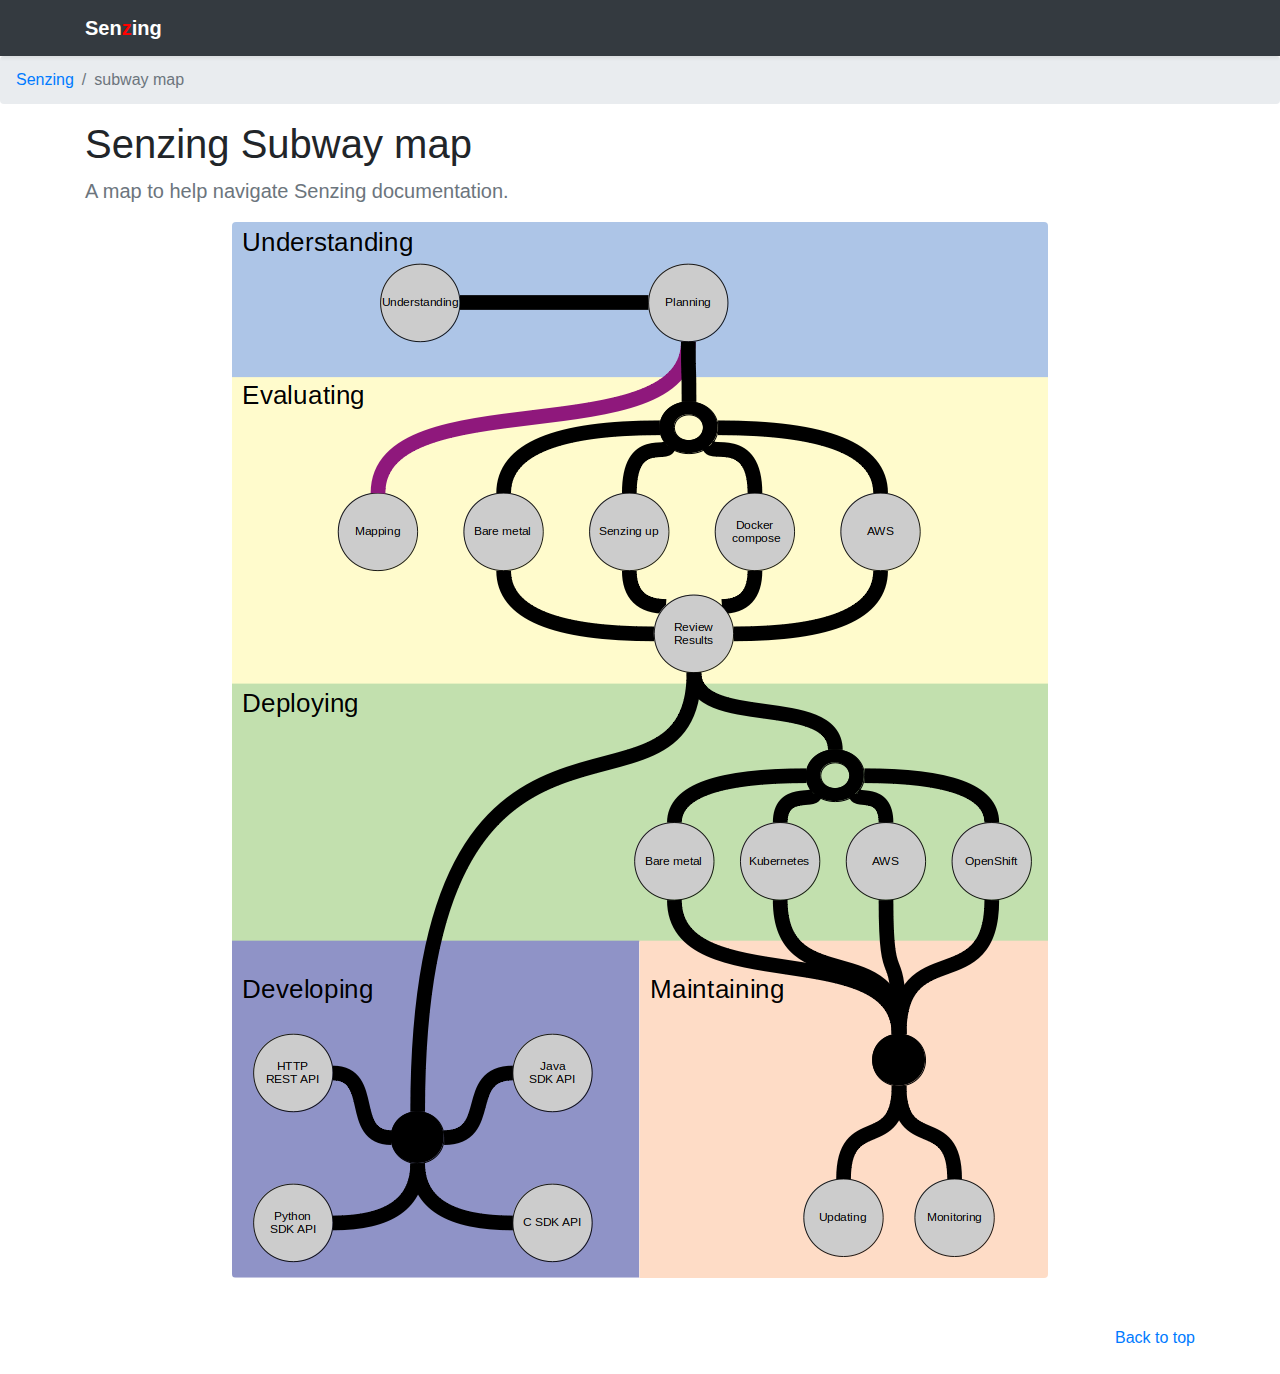
<file: docs/index.html>
<!doctype html>
<html lang="en">
<head>
<meta charset="utf-8">
<meta name="viewport"
    content="width=device-width, initial-scale=1, shrink-to-fit=no">
<meta name="description" content="">
<meta name="author" content="support@senzing.com">
<title>Senzing Subway map</title>
<link rel="canonical" href="https://hub.senzing.com/">
<link rel="icon" type="image/png" sizes="32x32"
    href="/images/favicon/favicon-32x32.png">
<link rel="icon" type="image/png" sizes="96x96"
    href="/images/favicon/favicon-96x96.png">
<link rel="icon" type="image/png" sizes="16x16"
    href="/images/favicon/favicon-16x16.png">

<!-- CSS -->

<link rel="stylesheet"
    href="https://stackpath.bootstrapcdn.com/bootstrap/4.5.2/css/bootstrap.min.css"
    integrity="sha384-JcKb8q3iqJ61gNV9KGb8thSsNjpSL0n8PARn9HuZOnIxN0hoP+VmmDGMN5t9UJ0Z"
    crossorigin="anonymous">

<style>
.bd-placeholder-img {
  font-size: 1.125rem;
  text-anchor: middle;
  -webkit-user-select: none;
  -moz-user-select: none;
  -ms-user-select: none;
  user-select: none;
}

@media ( min-width : 768px) {
  .bd-placeholder-img-lg {
    font-size: 3.5rem;
  }
}
</style>

<link href="index.css" rel="stylesheet">

</head>
<body>
    <header>
        <div class="navbar navbar-dark bg-dark shadow-sm">
            <div class="container d-flex justify-content-between">
                <a href="#"
                    class="navbar-brand d-flex align-items-center">
                    <strong>Sen<span style="color: red">z</span>ing
                </strong>
                </a>
            </div>
        </div>
    </header>

    <nav aria-label="breadcrumb">
        <ol class="breadcrumb">
            <li class="breadcrumb-item"><a
                href="https://senzing.com">Senzing</a></li>
            <li class="breadcrumb-item active" aria-current="page">subway
                map</li>
        </ol>
    </nav>

    <main role="main">

        <section class="page-header">
            <div class="container">
                <h1>Senzing Subway map</h1>
                <p class="lead text-muted">A map to help
                    navigate Senzing documentation.</p>
            </div>
        </section>

        <div class="img-container">
            <img class="rounded mx-auto d-block"
                src="images/subway-map/map.png" width="816"
                height="1056" alt="" />
        </div>

    </main>

    <footer class="text-muted">
        <div class="container">
            <p class="float-right">
                <a href="#">Back to top</a>
            </p>
        </div>
    </footer>

    <!-- Scripts -->

    <script src="https://code.jquery.com/jquery-3.5.1.min.js"
        integrity="sha256-9/aliU8dGd2tb6OSsuzixeV4y/faTqgFtohetphbbj0="
        crossorigin="anonymous"></script>
    <script
        src="https://cdn.jsdelivr.net/npm/popper.js@1.16.1/dist/umd/popper.min.js"
        integrity="sha384-9/reFTGAW83EW2RDu2S0VKaIzap3H66lZH81PoYlFhbGU+6BZp6G7niu735Sk7lN"
        crossorigin="anonymous"></script>
    <script
        src="https://stackpath.bootstrapcdn.com/bootstrap/4.5.2/js/bootstrap.min.js"
        integrity="sha384-B4gt1jrGC7Jh4AgTPSdUtOBvfO8shuf57BaghqFfPlYxofvL8/KUEfYiJOMMV+rV"
        crossorigin="anonymous"></script>
</html>
</file>
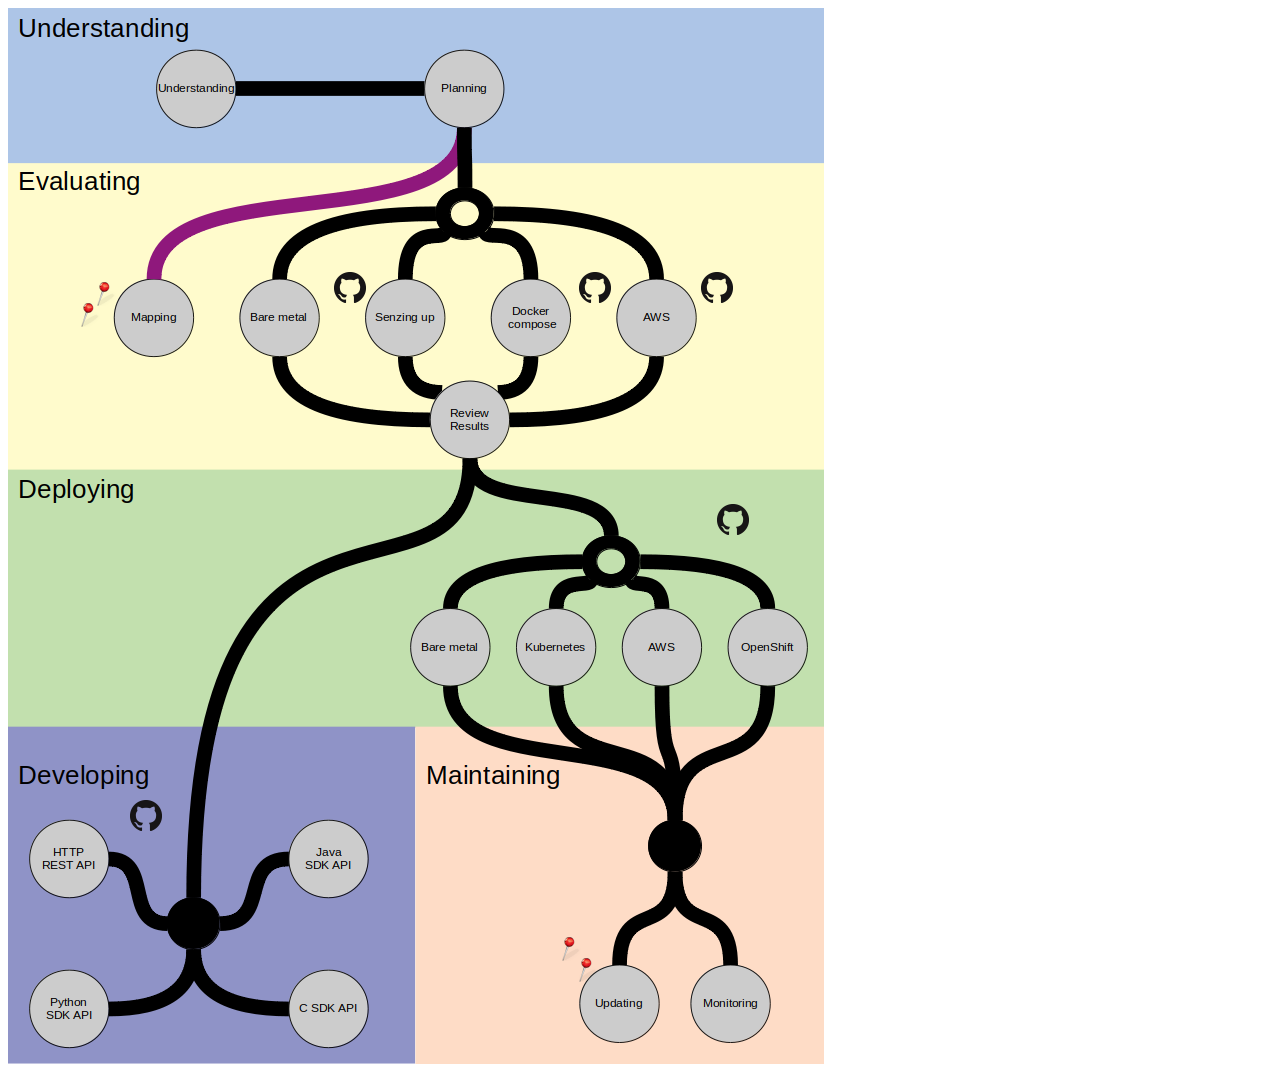
<file: docs/index-simple.html>
<!doctype html>

<head>
<meta http-equiv="Content-Type" content="text/html; charset=UTF-8" />
<title>Senzing subway map</title>

<style>
#mapholder {
  background: url(images/subway-map/map.png);
  height: 1056px;
  overflow: hidden;
  position: relative;
  width: 816px;
}

#mapholder ul {
  background: transparent;
  height: 512px;
  list-style: none;
  margin: 0;
  padding: 0;
  width: 400px;
}

#mapholder ul li {
  display: inline;
  height: 0;
  width: 0;
}

#mapholder ul li a {
  background: url(images/subway-map/map_pin.png);
  cursor: pointer;
  display: block;
  height: 24px;
  position: absolute;
  width: 20px;
}
</style>

</head>

<map name="image-map">
    <area target="_self" alt="stream-loader" title="stream-loader" href="https://hub.senzing.com/stream-loader/" coords="548,641,46" shape="circle">
    <area target="_self" alt="knowledge-base" title="knowledge-base" href="https://github.com/senzing-garage/knowledge-base" coords="187,82,43" shape="circle">
</map>

<body>

    <div id="mapholder">
        <ul id="pin-list"></ul>
    </div>

    <!-- Scripts -->

    <script src="https://code.jquery.com/jquery-3.5.1.min.js"
        integrity="sha256-9/aliU8dGd2tb6OSsuzixeV4y/faTqgFtohetphbbj0="
        crossorigin="anonymous"></script>

    <script>
    $(document).ready(function() {
      $.getJSON("data/bibliography.json", function(data) {

        bibliography = data.data.bibliography

        var ulElement = document.getElementById( "pin-list" )
        var anchor = window.location.hash

        <!-- FIXME: find dimensions dynamically. -->

        var mapholderHeight = 1056
        var mapholderWidth = 816

        $.each(bibliography, function(key, value) {

          <!-- Pull values from JSON safely. -->

          var percentLeft = value.percentLeft != null ? value.percentLeft : 0
          var percentTop = value.percentTop != null ? value.percentTop : 0
          var title = value.title != null ? value.title : "Untitled"
          var view = value.view != null ? value.view : "https://senzing.com"
          var image = value.image != null ? value.image : "images/subway-map/document_pin.png"
          var imageHeight = value.imageHeight != null ? value.imageHeight : "24px"
          var imageWidth = value.imageWidth != null ? value.imageWidth : "20px"

          <!-- Transform percent into actual pixels -->

          left_px = Math.floor(percentLeft * (mapholderWidth/100))
          top_px = Math.floor(percentTop * (mapholderHeight/100))

          <!-- Construct HTML -->

          var htmlTemplate = `
            <li>
              <a href="` + view + `" title="` + title + `" style="left:` + left_px + `px; top:` + top_px + `px; background-image: url(` + image + `); height:` + imageHeight + `; width:` + imageWidth + `"></a>
            </li>`

          <!-- Append HTML to Gallery -->

          $(ulElement).append(htmlTemplate);
        });

        <!-- Process "You Are Here" -->

        if (anchor) {
          anchor_key = anchor.substring(1)
          youAreHere = data.data.youAreHere
          if (anchor_key in youAreHere) {

            value = youAreHere[anchor_key]
            var percentLeft = value.percentLeft != null ? value.percentLeft : 0
            var percentTop = value.percentTop != null ? value.percentTop : 0

            <!-- Transform percent into actual pixels -->

            left_px = Math.floor(percentLeft * (mapholderWidth/100))
            top_px = Math.floor(percentTop * (mapholderHeight/100))

            <!-- Construct HTML -->

            var htmlTemplate = `
              <li>
                <a id="` + anchor_key + `" href="#" title="You are here" style="left:` + left_px + `px; top:` + top_px + `px; background-image: url(images/subway-map/you-are-here-50x89.png); height:89px; width:50px"></a>
              </li>`

            <!-- Append HTML to Gallery -->

            $(ulElement).append(htmlTemplate);

            <!-- Scroll to element. -->

            location.href = "#";
            location.href = anchor;

          }
        };
      });
    });
    </script>

</body>
</html>
</file>
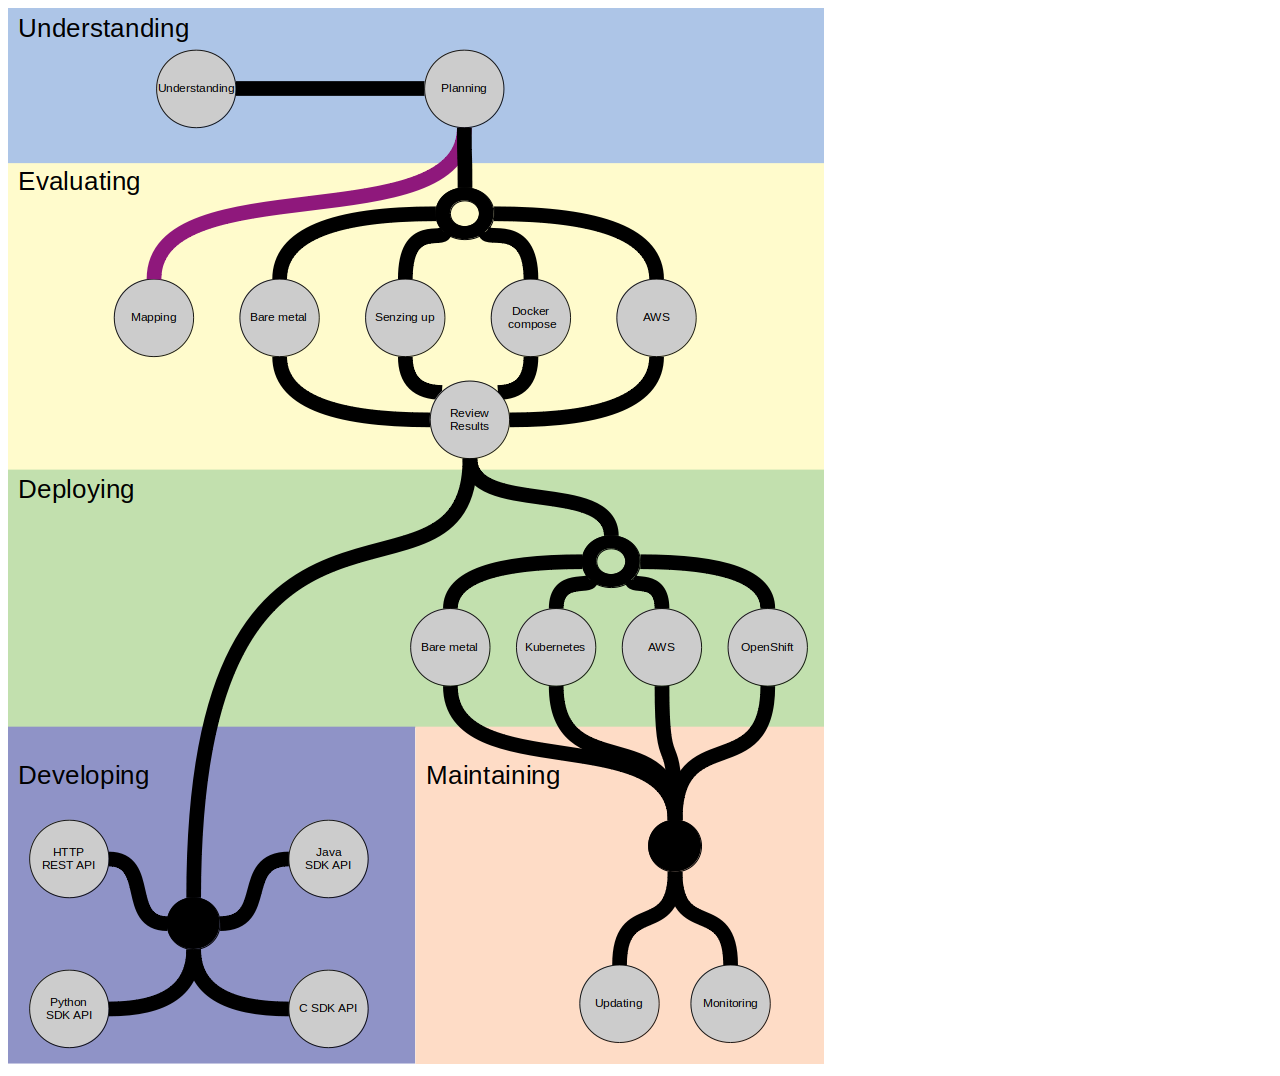
<file: docs/index-usemap.html>
<!doctype html>

<head>
<meta http-equiv="Content-Type" content="text/html; charset=UTF-8" />
<title>Senzing subway map</title>

</head>

<map name="image-map">
    <area target="_self" alt="stream-loader" title="stream-loader" href="https://hub.senzing.com/stream-loader/" coords="548,641,46" shape="circle">
    <area target="_self" alt="knowledge-base" title="knowledge-base" href="https://github.com/senzing-garage/knowledge-base" coords="187,82,43" shape="circle">
</map>

<body>

    <img src="images/subway-map/map.png" usemap="#image-map">

</body>
</html>
</file>
<file: docs/index.css>
.jumbotron {
  padding-top: 3rem;
  padding-bottom: 3rem;
  margin-bottom: 0;
  background-color: #fff;
}
@media (min-width: 768px) {
  .jumbotron {
    padding-top: 6rem;
    padding-bottom: 6rem;
  }
}

.jumbotron p:last-child {
  margin-bottom: 0;
}

.jumbotron h1 {
  font-weight: 300;
}

.jumbotron .container {
  max-width: 40rem;
}

footer {
  padding-top: 3rem;
  padding-bottom: 3rem;
}

footer p {
  margin-bottom: .25rem;
}


/* https://markinns.com/archive/create-a-simple-css-pin-map-with-ease.html */

#mapholder {
  width: 400px;
  height: 512px;
  background: url(images/subway-map/uk_map.png);
  position: relative;
  overflow: hidden;
  }
#mapholder ul {
  background: transparent;
  padding: 0;
  margin: 0;
  width: 400px;
  height: 512px;
  list-style: none;
  }
/* needed for IE to function correctly */
#mapholder ul li {
  display: inline;
  width: 0;
  height: 0;
  }
#mapholder ul li a {
  position: absolute;
  display: block;
  width: 20px;
  height: 24px;
  background: url(images/subway-map/map_pin.png);
  cursor: pointer;
  }


#mapholder ul li.p1 a { left:290px; top:377px; }
#mapholder ul li.p2 a { left:227px; top:318px; }
#mapholder ul li.p3 a { left:240px; top:260px; }
#mapholder ul li.p4 a { left:160px; top:150px; }
#mapholder ul li.p5 a { left:235px; top:280px; }
#mapholder ul li.p6 a { left:245px; top:260px; }
#mapholder ul li.p7 a { left:190px; top:145px; }
#mapholder ul li.p8 a { left:200px; top:280px; }
#mapholder ul li.p9 a { left:215px; top:280px; }
#mapholder ul li.p10 a { left:200px; top:390px; }
</file>
